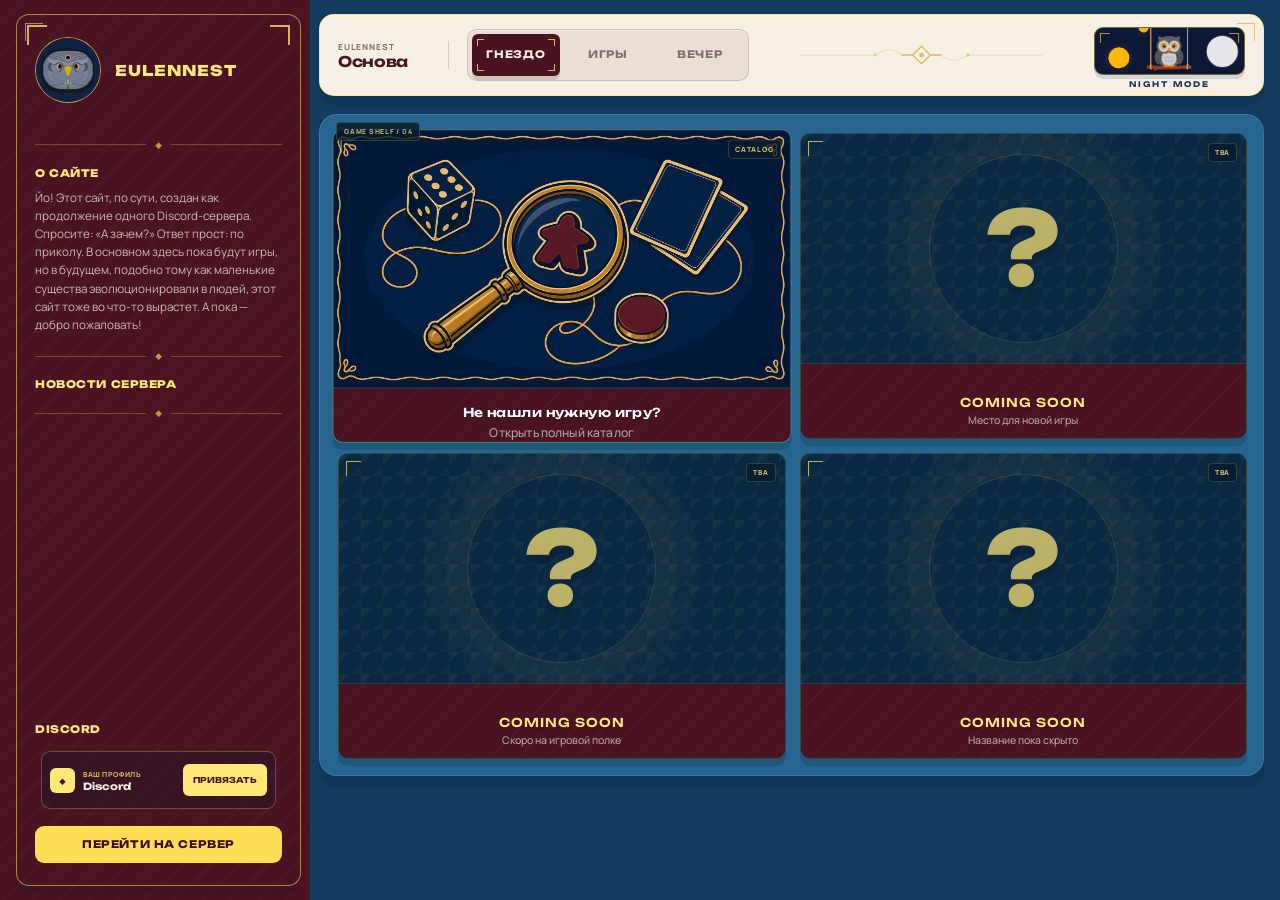
<file: index.html>
﻿<!DOCTYPE html>
<html lang="ru">
<head>
    <meta charset="UTF-8">
    <meta name="viewport" content="width=device-width, initial-scale=1.0">
    <title>Eulennest</title>
    <link rel="icon" type="image/png" href="img/gashich.png">
    <link rel="shortcut icon" type="image/png" href="img/gashich.png">
    <link rel="preconnect" href="https://fonts.googleapis.com">
    <link rel="preconnect" href="https://fonts.gstatic.com" crossorigin>
    <link href="https://fonts.googleapis.com/css2?family=Manrope:wght@400;500;600;700;800&amp;family=Unbounded:wght@600;700;800&amp;display=swap" rel="stylesheet">
    <link rel="stylesheet" href="caine.css">
    <link rel="stylesheet" href="styles/shared/nav-cassette.css">
    <script src="generator.js" defer></script>
</head>
<body class="is-night">
    <main class="main">
        <aside class="main__sidebar" aria-label="Дополнительная информация">
            <div class="sidebar-text-box">
                <span class="sidebar-corner sidebar-corner--left" aria-hidden="true"></span>
                <span class="sidebar-corner sidebar-corner--right" aria-hidden="true"></span>

                <div class="sidebar-kicker">
                    <span class="sidebar-owl"><img src="img/gashich.png" alt=""></span>
                    <span>Eulennest</span>
                </div>

                <div class="sidebar-divider" aria-hidden="true"><span>◆</span></div>

                <div class="sidebar-about">
                    <p class="sidebar-label">О сайте</p>
                    <p>Йо! Этот сайт, по сути, создан как продолжение одного Discord-сервера. Спросите: «А зачем?» Ответ прост: по приколу.
                        В основном здесь пока будут игры, но в будущем, подобно тому как маленькие существа эволюционировали в людей,
                        этот сайт тоже во что-то вырастет. А пока — добро пожаловать!
                    </p>
                </div>

                <div class="sidebar-divider" aria-hidden="true"><span>◆</span></div>

                <p class="sidebar-label">Новости сервера</p>

                <div class="sidebar-divider" aria-hidden="true"><span>◆</span></div>

                <div class="sidebar-discord-section">
                    <p class="sidebar-label">Discord</p>
                    <div class="discord-profile" id="discord-profile" aria-label="Профиль Discord">
                        <img class="discord-profile__avatar" data-discord-avatar alt="Аватар Discord" hidden>
                        <span class="discord-profile__mark" aria-hidden="true">◆</span>
                        <span class="discord-profile__copy"><small>Ваш профиль</small><span class="discord-profile__name" data-discord-name>Discord не привязан</span></span>
                        <button class="discord-profile__button" data-discord-login type="button">Привязать</button>
                        <button class="discord-profile__button discord-profile__logout" data-discord-logout type="button" title="Отвязать Discord" aria-label="Отвязать Discord" hidden>×</button>
                    </div>
                </div>

                <a class="sidebar-server-link" href="https://discord.gg/reRVVvXVa9" target="_blank" rel="noopener noreferrer">Перейти на сервер</a>
            </div>
        </aside>
        <header class="header">
            <div class="header-section" aria-label="Текущий раздел: Основа">
                <span>Eulennest</span>
                <strong>Основа</strong>
            </div>
            <nav class="nav">
                <a href="index.html" aria-current="page">Гнездо</a>
                <a href="catalog.html">Игры</a>
                <a href="https://discord.gg/reRVVvXVa9" target="_blank" rel="noopener noreferrer">Вечер</a>
            </nav>
            <span class="header-ornament" aria-hidden="true"><img src="img/header-flourish.svg" alt=""></span>
            <div class="actions">
                <button class="day-night-toggle" type="button" aria-label="Включить ночной режим" aria-pressed="false">
                    <span class="day-night-toggle__sky" aria-hidden="true">
                        <span class="day-night-toggle__moon"></span>
                        <span class="day-night-toggle__orbit day-night-toggle__orbit--outer">
                            <span class="day-night-toggle__sun day-night-toggle__sun--large"></span>
                        </span>
                        <span class="day-night-toggle__orbit day-night-toggle__orbit--inner">
                            <span class="day-night-toggle__sun day-night-toggle__sun--small"></span>
                        </span>
                        <span class="day-night-toggle__cloud day-night-toggle__cloud--left"></span>
                        <span class="day-night-toggle__cloud day-night-toggle__cloud--right"></span>
                        <span class="day-night-toggle__main-sun">☀</span>
                        <img class="day-night-toggle__owl" src="img/night-gray-owl-branch.png" alt="">
                        <img class="day-night-toggle__sleeping-owl" src="img/sleeping-gray-owl-branch.png" alt="">
                        <span class="day-night-toggle__sleep">Zzz</span>
                    </span>
                    <span class="day-night-toggle__label">NIGHT MODE</span>
                </button>
            </div>
        </header>
        <section class="main__content">
            <section class="mobile-hero" aria-label="Игровая зона">
                <p class="mobile-hero__eyebrow">Eulennest · игровой раздел</p>
                <p class="mobile-hero__copy">Выбирайте игру, собирайте комнату и зовите остальных. Всё необходимое находится ниже.</p>
                <div class="mobile-hero__actions">
                    <a href="catalog.html">Выбрать игру</a>
                    <a href="https://discord.gg/reRVVvXVa9" target="_blank" rel="noopener noreferrer">Зайти вечером</a>
                </div>
                <small>Игры запускаются прямо в браузере.</small>
                <button class="day-night-toggle mobile-theme-toggle" type="button" aria-label="Включить ночной режим" aria-pressed="false">
                    <span class="day-night-toggle__sky" aria-hidden="true">
                        <span class="day-night-toggle__moon"></span>
                        <span class="day-night-toggle__orbit day-night-toggle__orbit--outer"><span class="day-night-toggle__sun day-night-toggle__sun--large"></span></span>
                        <span class="day-night-toggle__orbit day-night-toggle__orbit--inner"><span class="day-night-toggle__sun day-night-toggle__sun--small"></span></span>
                        <span class="day-night-toggle__cloud day-night-toggle__cloud--left"></span>
                        <span class="day-night-toggle__cloud day-night-toggle__cloud--right"></span>
                        <span class="day-night-toggle__main-sun">☀</span>
                        <img class="day-night-toggle__owl" src="img/night-gray-owl-branch.png" alt="">
                        <img class="day-night-toggle__sleeping-owl" src="img/sleeping-gray-owl-branch.png" alt="">
                        <span class="day-night-toggle__sleep">Zzz</span>
                    </span>
                    <span class="day-night-toggle__label">NIGHT MODE</span>
                </button>
            </section>
            <div class="home-shelf-meta" aria-hidden="true"><span>Игровая полка</span><span>01 каталог · 03 слота</span></div>
            <div class="gallery-grid">
                <a href="catalog.html" class="gallery-item gallery-item--link" aria-label="Открыть каталог игр">
                    <div class="gallery-item-image-wrap">
                        <img src="img/game-zone-wide-v3.png" alt="Лупа среди элементов настольных игр" class="gallery-img">
                    </div>
                    <div class="gallery-caption">
                        <h4>Не нашли нужную игру?</h4>
                        <p>Открыть полный каталог</p>
                    </div>
                </a>

                <article class="gallery-item gallery-item--soon" aria-label="Новая игра скоро появится">
                    <div class="gallery-placeholder" aria-hidden="true">
                        <span>?</span>
                    </div>
                    <div class="gallery-caption">
                        <h4>Coming soon</h4>
                        <p>Место для новой игры</p>
                    </div>
                </article>

                <article class="gallery-item gallery-item--soon" aria-label="Новая игра скоро появится">
                    <div class="gallery-placeholder" aria-hidden="true">
                        <span>?</span>
                    </div>
                    <div class="gallery-caption">
                        <h4>Coming soon</h4>
                        <p>Название пока скрыто</p>
                    </div>
                </article>

                <article class="gallery-item gallery-item--soon" aria-label="Новая игра скоро появится">
                    <div class="gallery-placeholder" aria-hidden="true">
                        <span>?</span>
                    </div>
                    <div class="gallery-caption">
                        <h4>Coming soon</h4>
                        <p>Скоро на игровой полке</p>
                    </div>
                </article>
            </div>
        </section>
    </main>
    <script src="discord-config.js"></script>
    <script src="discord-profile.js"></script>
    <script src="data/home/bootstrap.js"></script>
</body>
</html>
</file>
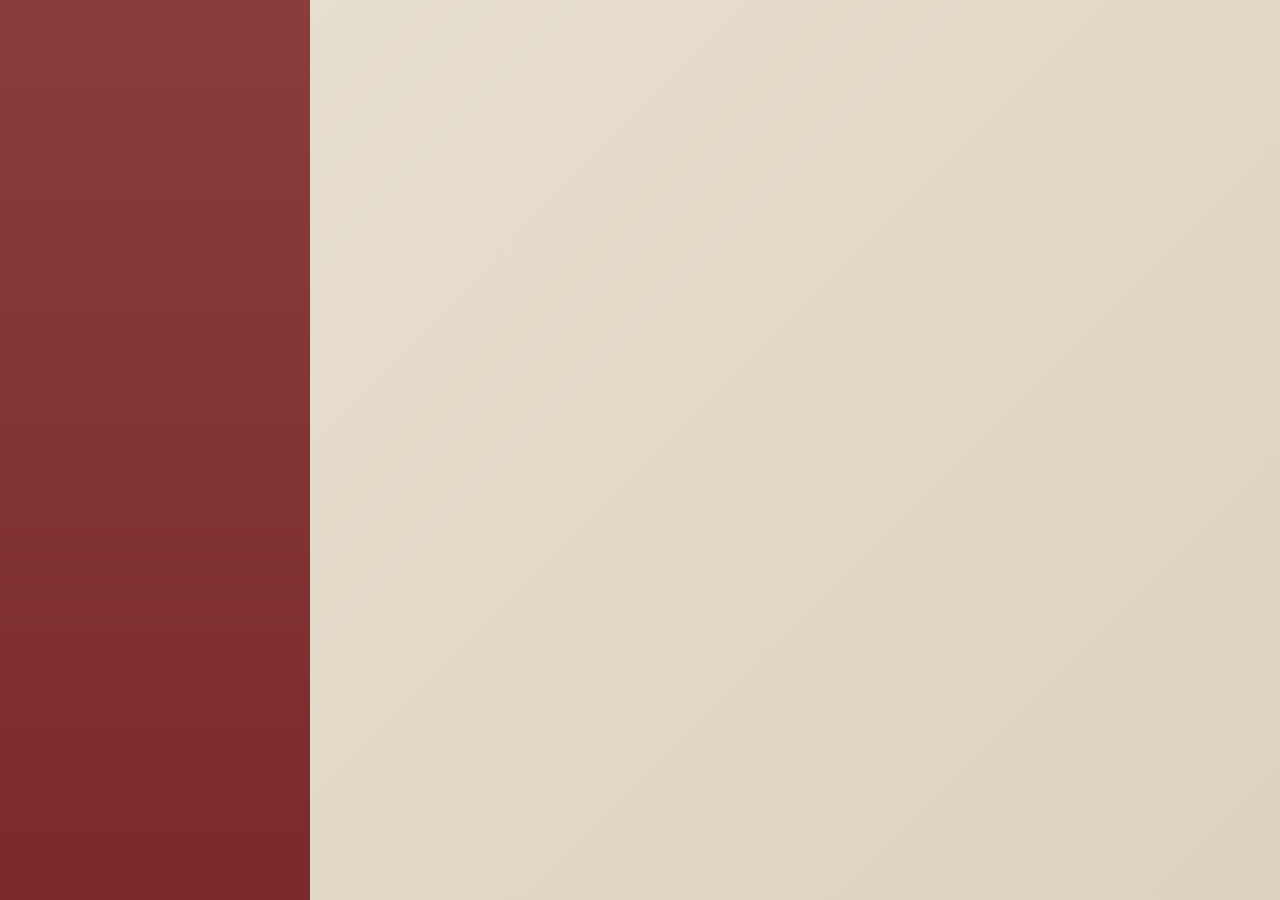
<file: adam.html>
<!DOCTYPE html>
<html lang="en">
<head>
    <meta charset="UTF-8">
    <meta name="viewport" content="width=device-width, initial-scale=1.0">
    <title>hello world</title>
    <link rel="stylesheet" href="caine.css">
</head>
<body>
    
</body>
</html>
</file>
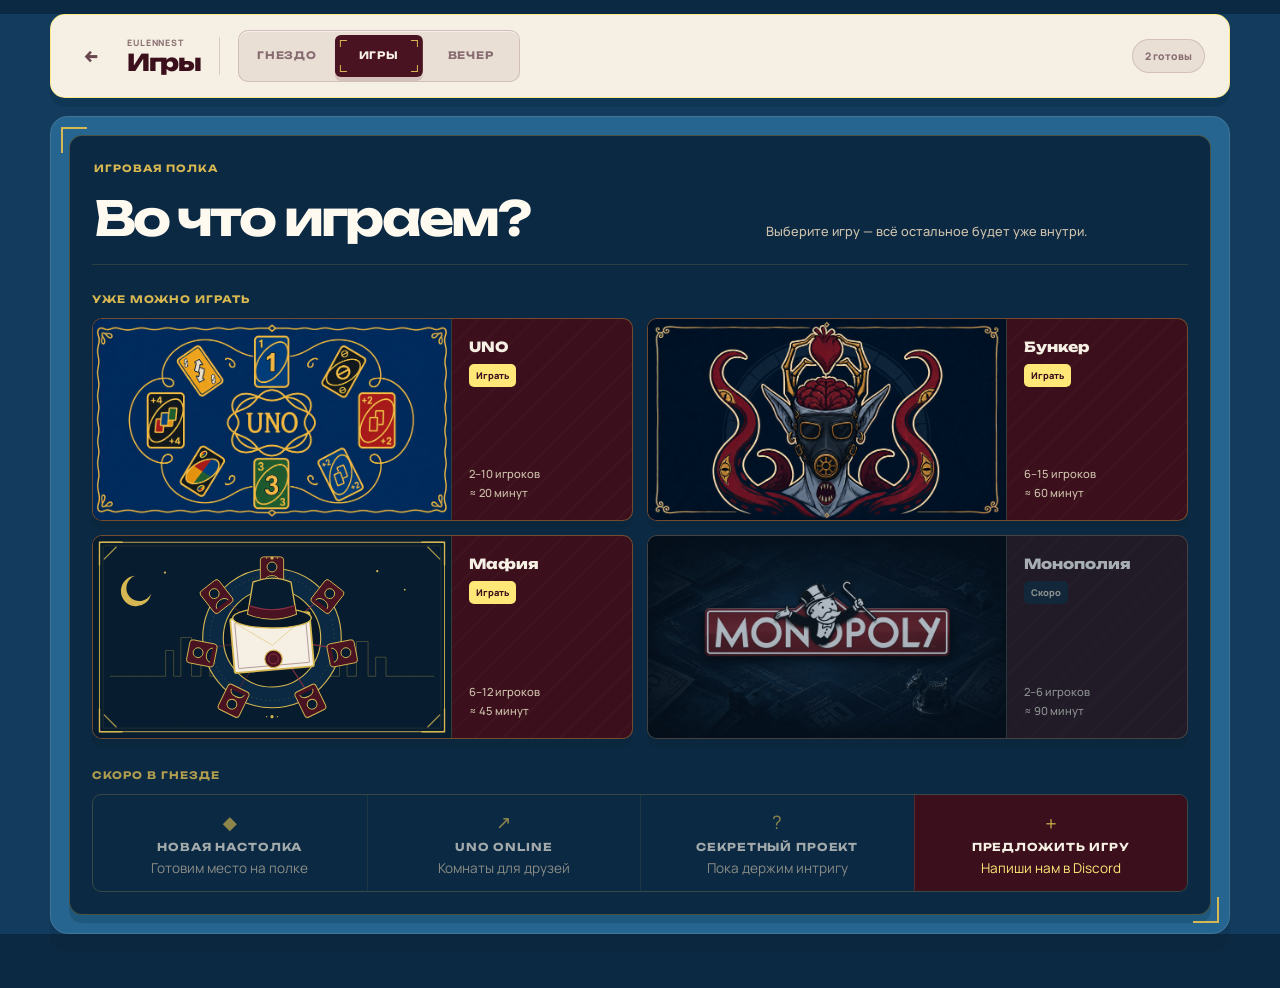
<file: catalog.html>
<!DOCTYPE html>
<html lang="ru">
<head>
    <meta charset="UTF-8">
    <meta name="viewport" content="width=device-width, initial-scale=1.0">
    <title>Каталог игр — Eulennest</title>
    <link rel="icon" type="image/png" href="img/gashich.png">
    <link rel="preconnect" href="https://fonts.googleapis.com">
    <link rel="preconnect" href="https://fonts.gstatic.com" crossorigin>
    <link href="https://fonts.googleapis.com/css2?family=Manrope:wght@400;500;600;700;800&amp;family=Unbounded:wght@600;700;800&amp;display=swap" rel="stylesheet">
    <link rel="stylesheet" href="catalog.css">
    <link rel="stylesheet" href="styles/catalog/mobile.css">
    <link rel="stylesheet" href="styles/shared/nav-cassette.css">
</head>
<body>
    <header class="site-header">
        <div class="header-inner">
            <a class="header-back" href="index.html" aria-label="Вернуться в гнездо">←</a>
            <div class="header-game">
                <span>Eulennest</span>
                <strong>Игры</strong>
            </div>
            <nav class="site-nav" aria-label="Основная навигация">
                <a href="index.html">Гнездо</a>
                <a class="is-active" href="catalog.html" aria-current="page">Игры</a>
                <a href="https://discord.gg/reRVVvXVa9" target="_blank" rel="noopener noreferrer">Вечер</a>
            </nav>
            <span class="catalog-count">2 готовы</span>
        </div>
    </header>

    <main class="catalog-page">
        <section class="catalog-panel" aria-labelledby="catalog-title">
            <div class="catalog-heading">
                <p class="catalog-eyebrow">Игровая полка</p>
                <h1 id="catalog-title">Во что играем?</h1>
                <p>Выберите игру — всё остальное будет уже внутри.</p>
            </div>

            <h2 class="section-label">Уже можно играть</h2>
            <div class="game-grid">
                <a class="game-card is-ready" id="uno" href="uno.html" aria-label="Открыть игру UNO">
                    <span class="game-card__art">
                        <img src="img/uno-cover-wide-v2.png" alt="UNO">
                    </span>
                    <span class="game-card__body">
                        <span class="game-card__title"><strong>UNO</strong><small>Играть</small></span>
                        <span class="game-card__meta"><span>2–10 игроков</span><span>≈ 20 минут</span></span>
                    </span>
                </a>

                <a class="game-card is-ready" id="bunker" href="bunker.html" aria-label="Открыть игру Бункер">
                    <span class="game-card__art">
                        <img src="img/bunker-key-art-framed-clean-v6.png" alt="Эмблема Бункера: мутант в противогазе с щупальцами">
                    </span>
                    <span class="game-card__body">
                        <span class="game-card__title"><strong>Бункер</strong><small>Играть</small></span>
                        <span class="game-card__meta"><span>6–15 игроков</span><span>≈ 60 минут</span></span>
                    </span>
                </a>

                <a class="game-card is-ready" id="mafia" href="mafia.html" aria-label="Открыть игру Мафия">
                    <span class="game-card__art">
                        <img src="img/mafia-v4.svg" alt="Мафия">
                    </span>
                    <span class="game-card__body">
                        <span class="game-card__title"><strong>Мафия</strong><small>Играть</small></span>
                        <span class="game-card__meta"><span>6–12 игроков</span><span>≈ 45 минут</span></span>
                    </span>
                </a>

                <a class="game-card is-planned" id="monopoly" href="#monopoly" aria-label="Монополия в разработке">
                    <span class="game-card__art">
                        <img src="img/monopoly.png" alt="Монополия">
                    </span>
                    <span class="game-card__body">
                        <span class="game-card__title"><strong>Монополия</strong><small>Скоро</small></span>
                        <span class="game-card__meta"><span>2–6 игроков</span><span>≈ 90 минут</span></span>
                    </span>
                </a>
            </div>

            <h2 class="section-label section-label--soon">Скоро в гнезде</h2>
            <div class="soon-grid">
                <a class="soon-card" id="soon-board" href="#soon-board">
                    <span class="soon-card__icon" aria-hidden="true">◆</span>
                    <strong>Новая настолка</strong>
                    <span>Готовим место на полке</span>
                </a>
                <a class="soon-card" id="uno-online" href="uno.html?mode=online">
                    <span class="soon-card__icon" aria-hidden="true">↗</span>
                    <strong>UNO Online</strong>
                    <span>Комнаты для друзей</span>
                </a>
                <a class="soon-card" id="soon-secret" href="#soon-secret">
                    <span class="soon-card__icon" aria-hidden="true">?</span>
                    <strong>Секретный проект</strong>
                    <span>Пока держим интригу</span>
                </a>
                <a class="soon-card soon-card--suggest" href="https://discord.gg/reRVVvXVa9" target="_blank" rel="noopener noreferrer">
                    <span class="soon-card__icon" aria-hidden="true">＋</span>
                    <strong>Предложить игру</strong>
                    <span>Напиши нам в Discord</span>
                </a>
            </div>
        </section>
    </main>
</body>
</html>
</file>
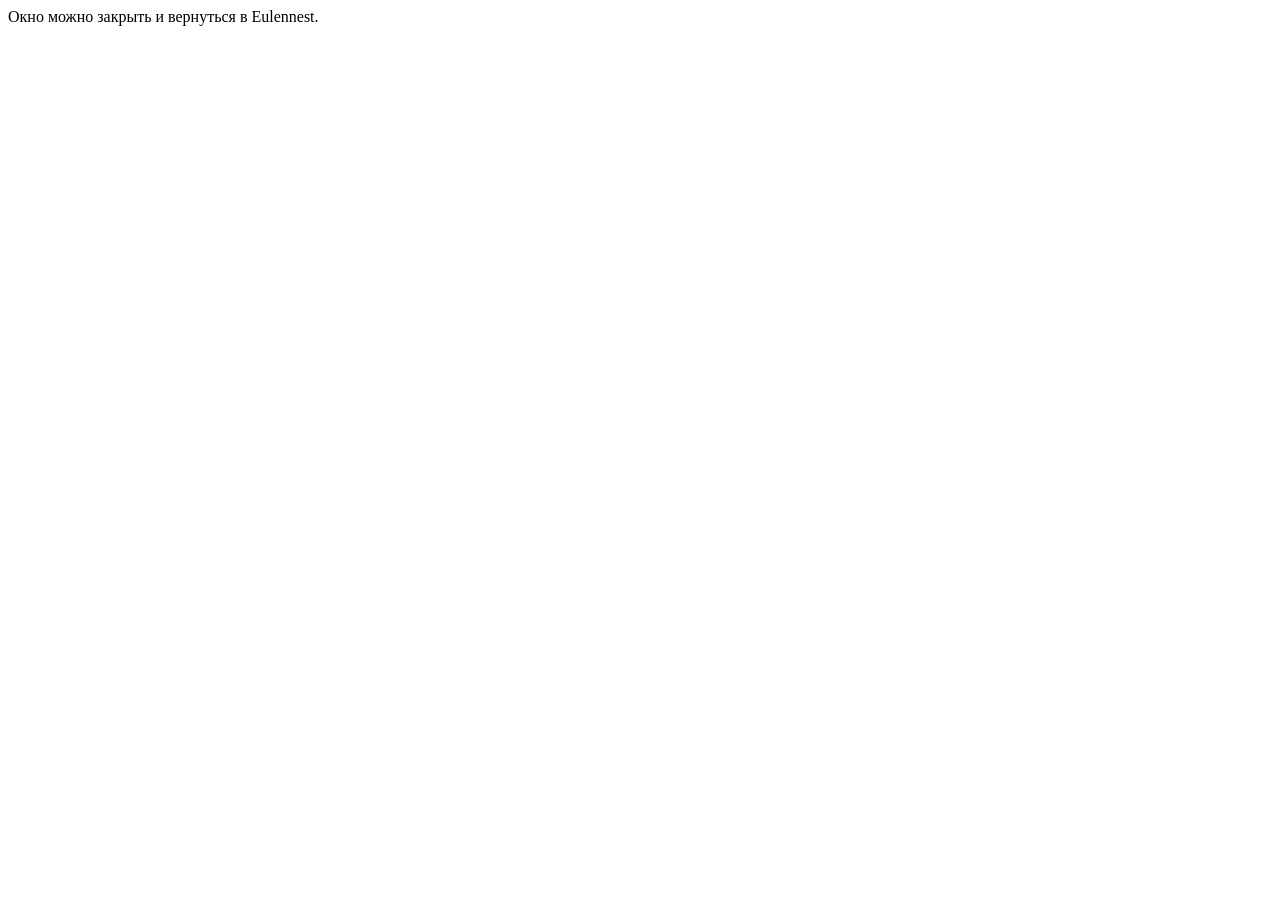
<file: discord-callback.html>
<!DOCTYPE html>
<html lang="ru">
<head>
    <meta charset="UTF-8">
    <meta name="viewport" content="width=device-width, initial-scale=1.0">
    <title>Discord — Eulennest</title>
</head>
<body>
    <p>Возвращаемся в Eulennest…</p>
    <script src="data/discord/callback.js"></script>
</body>
</html>
</file>
<file: caine.css>
@import url("styles/home/01-foundation.css");
@import url("styles/home/02-sidebar.css");
@import url("styles/home/03-header-controls.css");
@import url("styles/home/04-themes-legacy.css");
@import url("styles/home/05-content-gallery.css");
@import url("styles/home/06-motion-responsive.css");
@import url("styles/home/07-typography-nav.css");
@import url("styles/home/08-home-refresh.css");
@import url("styles/home/09-mobile-redesign.css");
@import url("styles/home/10-home-details.css");
</file>
<file: styles/shared/nav-cassette.css>
/* Shared ornamental navigation with a moving wine selection plate. */
.header .nav,
.site-nav {
    position: relative;
    display: grid;
    grid-template-columns: repeat(3, minmax(72px, 1fr));
    gap: 4px;
    justify-self: start;
    padding: 4px;
    background: #eadfd5;
    border: 1px solid rgba(74, 19, 34, .16);
    border-radius: 10px;
    box-shadow: inset 0 1px 0 rgba(255, 255, 255, .55);
    isolation: isolate;
}

.header .nav::before,
.site-nav::before {
    content: "";
    position: absolute;
    z-index: -1;
    top: 4px;
    bottom: 4px;
    left: 4px;
    width: calc((100% - 16px) / 3);
    background-color: #4a1322;
    background-image:
        linear-gradient(#d6b751, #d6b751), linear-gradient(#d6b751, #d6b751),
        linear-gradient(#d6b751, #d6b751), linear-gradient(#d6b751, #d6b751),
        linear-gradient(#d6b751, #d6b751), linear-gradient(#d6b751, #d6b751),
        linear-gradient(#d6b751, #d6b751), linear-gradient(#d6b751, #d6b751);
    background-position:
        5px 5px, 5px 5px,
        right 5px top 5px, right 5px top 5px,
        left 5px bottom 5px, left 5px bottom 5px,
        right 5px bottom 5px, right 5px bottom 5px;
    background-size:
        7px 1px, 1px 7px,
        7px 1px, 1px 7px,
        7px 1px, 1px 7px,
        7px 1px, 1px 7px;
    background-repeat: no-repeat;
    border-radius: 6px;
    box-shadow: 0 4px 0 rgba(74, 19, 34, .14);
    transform: translateX(0);
    transition: transform .32s cubic-bezier(.22, 1, .36, 1);
}

/* Inner pages currently keep “Игры” as their active, second section. */
.site-nav::before { transform: translateX(calc(100% + 4px)); }

.header .nav a,
.site-nav a {
    position: relative;
    z-index: 1;
    min-width: 0;
    min-height: 42px;
    display: inline-flex;
    align-items: center;
    justify-content: center;
    padding: 0 14px !important;
    overflow: visible;
    color: #876d71 !important;
    background: transparent !important;
    border: 0 !important;
    border-radius: 6px;
    box-shadow: none !important;
    font-family: "Unbounded", system-ui, sans-serif;
    font-size: .64rem !important;
    font-weight: 700;
    line-height: 1;
    letter-spacing: .08em !important;
    text-decoration: none;
    text-transform: uppercase;
    opacity: 1 !important;
    transform: none !important;
    transition: color .18s ease;
}

.header .nav a::after,
.site-nav a::after { display: none !important; }

.header .nav a[aria-current="page"],
.site-nav a[aria-current="page"] { color: #f5efe4 !important; }

.header .nav:has(a:hover) a[aria-current="page"],
.header .nav:has(a:focus-visible) a[aria-current="page"],
.site-nav:has(a:hover) a[aria-current="page"],
.site-nav:has(a:focus-visible) a[aria-current="page"] { color: #876d71 !important; }

.header .nav a:hover,
.header .nav a:focus-visible,
.site-nav a:hover,
.site-nav a:focus-visible { color: #f5efe4 !important; }

.header .nav:has(a:nth-child(1):hover)::before,
.header .nav:has(a:nth-child(1):focus-visible)::before,
.site-nav:has(a:nth-child(1):hover)::before,
.site-nav:has(a:nth-child(1):focus-visible)::before { transform: translateX(0); }

.header .nav:has(a:nth-child(2):hover)::before,
.header .nav:has(a:nth-child(2):focus-visible)::before,
.site-nav:has(a:nth-child(2):hover)::before,
.site-nav:has(a:nth-child(2):focus-visible)::before { transform: translateX(calc(100% + 4px)); }

.header .nav:has(a:nth-child(3):hover)::before,
.header .nav:has(a:nth-child(3):focus-visible)::before,
.site-nav:has(a:nth-child(3):hover)::before,
.site-nav:has(a:nth-child(3):focus-visible)::before { transform: translateX(calc(200% + 8px)); }

/* The home page has a real day/night switch. Its day cassette mirrors the palette. */
body:not(.is-night) .header .nav {
    background: #f7edda;
    border-color: rgba(111, 81, 72, .24);
    box-shadow: inset 0 1px 0 rgba(255, 255, 255, .82), 0 3px 0 rgba(122, 89, 61, .08);
}

html body:not(.is-night) .header .nav::before {
    background-color: #ead99f !important;
    background-image:
        linear-gradient(#6f5148, #6f5148), linear-gradient(#6f5148, #6f5148),
        linear-gradient(#6f5148, #6f5148), linear-gradient(#6f5148, #6f5148),
        linear-gradient(#6f5148, #6f5148), linear-gradient(#6f5148, #6f5148),
        linear-gradient(#6f5148, #6f5148), linear-gradient(#6f5148, #6f5148);
    box-shadow: 0 4px 0 rgba(111, 81, 72, .12);
}

html body:not(.is-night) .header .nav a,
html body:not(.is-night) .header .nav a[aria-current="page"] {
    color: #4a1322 !important;
    background-color: transparent !important;
    background-image: none !important;
}

body:not(.is-night) .header .nav:has(a:hover) a[aria-current="page"],
body:not(.is-night) .header .nav:has(a:focus-visible) a[aria-current="page"] { color: #876d71 !important; }

body:not(.is-night) .header .nav a:hover,
body:not(.is-night) .header .nav a:focus-visible { color: #4a1322 !important; }

@media (max-width: 900px) {
    .site-nav { display: none; }
}

@media (max-width: 720px) {
    .header .nav { width: 100%; grid-template-columns: repeat(3, 1fr); }
    .header .nav a { min-height: 46px; padding-inline: 3px !important; font-size: .59rem !important; }
}

@media (prefers-reduced-motion: reduce) {
    .header .nav::before,
    .site-nav::before { transition: none; }
}
</file>
<file: catalog.css>
:root {
    --cream: #f5efe4;
    --cream-muted: #cfc2ac;
    --wine: #3b101c;
    --gold: #d6b751;
    --gold-bright: #ffe878;
    --gold-line: rgba(214, 183, 81, .35);
    --navy-950: #0b2942;
    --navy-900: #103a60;
    --navy-800: #174a70;
    --navy-700: #205f8c;
}

* {
    box-sizing: border-box;
}

html {
    min-height: 100%;
    background: var(--navy-950);
}

body {
    min-height: 100vh;
    margin: 0;
    color: var(--cream);
    font-family: "Cormorant Garamond", Georgia, serif;
    background:
        radial-gradient(circle at 50% -15%, rgba(62, 132, 181, .34), transparent 45%),
        linear-gradient(145deg, var(--navy-900), var(--navy-950));
}

.site-header {
    min-height: 66px;
    display: grid;
    place-items: center;
    padding: 0 24px;
    background: rgba(245, 239, 228, .97);
    border-bottom: 2px solid var(--gold);
    box-shadow: 0 8px 24px rgba(3, 17, 29, .22);
}

.site-nav {
    display: flex;
    align-items: center;
    justify-content: center;
    gap: clamp(22px, 5vw, 54px);
}

.site-nav a {
    padding: 23px 4px 18px;
    color: var(--wine);
    border-bottom: 3px solid transparent;
    font-family: Cinzel, Georgia, serif;
    font-size: .72rem;
    font-weight: 700;
    letter-spacing: .16em;
    text-decoration: none;
    text-transform: uppercase;
    opacity: .58;
    transition: opacity .2s ease, border-color .2s ease;
}

.site-nav a:hover,
.site-nav a:focus-visible,
.site-nav a.is-active {
    opacity: 1;
    border-bottom-color: var(--gold);
}

.catalog-page {
    width: min(1080px, calc(100% - 40px));
    margin: 0 auto;
    padding: clamp(30px, 5vw, 54px) 0 70px;
}

.catalog-back {
    display: inline-flex;
    margin-bottom: 20px;
    color: var(--gold-bright);
    font-family: Cinzel, Georgia, serif;
    font-size: .72rem;
    font-weight: 700;
    letter-spacing: .12em;
    text-decoration: none;
    text-transform: uppercase;
    opacity: .82;
    transition: opacity .2s ease, transform .2s ease;
}

.catalog-back:hover,
.catalog-back:focus-visible {
    opacity: 1;
    transform: translateX(-3px);
}

.catalog-panel {
    padding: clamp(24px, 4vw, 38px);
    background:
        linear-gradient(145deg, rgba(255, 255, 255, .035), transparent 42%),
        rgba(18, 58, 88, .94);
    border: 1px solid var(--gold-line);
    border-radius: 16px;
    box-shadow: 0 24px 55px rgba(2, 17, 29, .3);
}

.catalog-heading {
    max-width: 620px;
    margin-bottom: 30px;
}

.catalog-eyebrow,
.catalog-heading h1,
.catalog-heading p {
    margin: 0;
}

.catalog-eyebrow {
    color: var(--gold-bright);
    font-family: Cinzel, Georgia, serif;
    font-size: .68rem;
    font-weight: 700;
    letter-spacing: .2em;
    text-transform: uppercase;
}

.catalog-heading h1 {
    margin-top: 6px;
    color: #fffaf0;
    font-family: Cinzel, Georgia, serif;
    font-size: clamp(1.8rem, 4vw, 2.75rem);
    letter-spacing: .035em;
}

.catalog-heading > p:last-child {
    margin-top: 10px;
    color: var(--cream-muted);
    font-size: 1.08rem;
    line-height: 1.45;
}

.section-label {
    margin: 0 0 14px;
    color: var(--gold-bright);
    font-family: Cinzel, Georgia, serif;
    font-size: .72rem;
    letter-spacing: .18em;
    text-transform: uppercase;
}

.section-label--soon {
    margin-top: 34px;
    opacity: .82;
}

.game-grid,
.soon-grid {
    display: grid;
    grid-template-columns: repeat(4, minmax(0, 1fr));
    gap: 16px;
}

.game-card {
    min-width: 0;
    overflow: hidden;
    color: var(--cream);
    background: var(--navy-950);
    border: 1px solid var(--gold-line);
    border-radius: 11px;
    text-decoration: none;
    box-shadow: 0 10px 22px rgba(2, 17, 29, .2);
    transition: transform .2s ease, border-color .2s ease, box-shadow .2s ease;
}

.game-card:hover,
.game-card:focus-visible {
    transform: translateY(-4px);
    border-color: var(--gold);
    box-shadow: 0 16px 30px rgba(2, 17, 29, .36);
    outline: none;
}

.game-card__art {
    aspect-ratio: 16 / 9;
    display: block;
    overflow: hidden;
    background: #071c2e;
    border-bottom: 1px solid rgba(214, 183, 81, .2);
}

.game-card__art img {
    width: 100%;
    height: 100%;
    display: block;
    object-fit: cover;
    transition: transform .35s ease, filter .35s ease;
}

.game-card:hover .game-card__art img,
.game-card:focus-visible .game-card__art img {
    transform: scale(1.045);
    filter: saturate(1.08);
}

.game-card__body {
    min-height: 92px;
    display: flex;
    flex-direction: column;
    align-items: center;
    justify-content: center;
    gap: 8px;
    padding: 13px 10px 14px;
}

.game-card__body > strong {
    font-family: Cinzel, Georgia, serif;
    font-size: .78rem;
    letter-spacing: .09em;
    text-transform: uppercase;
}

.game-card__meta {
    display: flex;
    flex-wrap: wrap;
    justify-content: center;
    gap: 5px 12px;
    color: var(--cream-muted);
    font-size: .88rem;
}

.soon-card {
    min-height: 118px;
    display: flex;
    flex-direction: column;
    align-items: center;
    justify-content: center;
    gap: 5px;
    padding: 16px 12px;
    color: var(--cream-muted);
    background: rgba(23, 74, 112, .3);
    border: 1px dashed var(--gold-line);
    border-radius: 11px;
    text-align: center;
    text-decoration: none;
    opacity: .7;
    transition: opacity .2s ease, background-color .2s ease, border-color .2s ease, transform .2s ease;
}

.soon-card:hover,
.soon-card:focus-visible {
    opacity: 1;
    border-color: rgba(214, 183, 81, .7);
    transform: translateY(-2px);
    outline: none;
}

.soon-card__icon {
    color: var(--gold);
    font-size: 1.15rem;
}

.soon-card strong {
    color: var(--cream);
    font-family: Cinzel, Georgia, serif;
    font-size: .66rem;
    letter-spacing: .08em;
    text-transform: uppercase;
}

.soon-card > span:last-child {
    font-size: .85rem;
}

.soon-card--suggest {
    color: var(--gold-bright);
    background: rgba(214, 183, 81, .1);
    border-style: solid;
    border-color: var(--gold);
    opacity: 1;
}

.soon-card--suggest:hover,
.soon-card--suggest:focus-visible {
    background: rgba(214, 183, 81, .17);
}

@media (max-width: 820px) {
    .game-grid,
    .soon-grid {
        grid-template-columns: repeat(2, minmax(0, 1fr));
    }
}

@media (max-width: 520px) {
    .site-header {
        min-height: 58px;
        padding: 0 12px;
    }

    .site-nav {
        width: 100%;
        justify-content: space-around;
        gap: 6px;
    }

    .site-nav a {
        padding: 20px 2px 15px;
        font-size: .62rem;
    }

    .catalog-page {
        width: min(100% - 24px, 1080px);
        padding-top: 24px;
    }

    .catalog-panel {
        padding: 20px;
        border-radius: 13px;
    }

    .game-grid,
    .soon-grid {
        grid-template-columns: 1fr;
    }

    .game-card__art {
        aspect-ratio: 16 / 8;
    }
}

@media (prefers-reduced-motion: reduce) {
    *,
    *::before,
    *::after {
        scroll-behavior: auto !important;
        transition-duration: 0s !important;
    }
}

/* Visual bridge to the main page. */
:root {
    --font-body: "Manrope", system-ui, sans-serif;
    --font-display: "Unbounded", "Trebuchet MS", sans-serif;
}

body {
    position: relative;
    isolation: isolate;
    font-family: var(--font-body);
    background:
        linear-gradient(90deg, rgba(63, 13, 29, .96) 0 3.2vw, transparent 3.2vw),
        radial-gradient(circle at 54% -15%, rgba(62, 132, 181, .38), transparent 45%),
        linear-gradient(145deg, var(--navy-900), var(--navy-950));
}

body::before {
    content: "";
    position: fixed;
    z-index: 0;
    inset: 0 auto 0 3.2vw;
    width: 1px;
    pointer-events: none;
    background: linear-gradient(transparent 3%, var(--gold) 14%, var(--gold) 86%, transparent 97%);
    opacity: .72;
}

.site-header,
.catalog-page {
    position: relative;
    z-index: 1;
}

.site-header {
    width: min(1120px, calc(100% - 72px));
    min-height: 76px;
    margin: 22px auto 0;
    border: 1px solid rgba(255, 232, 120, .72);
    border-bottom-width: 3px;
    border-radius: 15px;
    color: var(--navy-950);
    background: linear-gradient(135deg, #fbf8ef, #eee5d4);
    box-shadow: 0 18px 45px rgba(2, 16, 29, .24);
}

.site-nav a,
.catalog-back,
.catalog-eyebrow,
.catalog-heading h1,
.section-label,
.game-card__body > strong,
.soon-card strong {
    font-family: var(--font-display);
}

.site-nav a {
    color: #173858;
    font-size: .72rem;
    letter-spacing: .025em;
}

.site-nav a:hover,
.site-nav a.is-active {
    color: var(--wine);
}

.site-nav a.is-active::after {
    background: var(--gold);
}

.catalog-page {
    width: min(1120px, calc(100% - 72px));
    padding-top: 32px;
}

.catalog-back {
    color: var(--gold-bright);
    font-size: .67rem;
    letter-spacing: .035em;
}

.catalog-panel {
    position: relative;
    overflow: hidden;
    border-color: rgba(255, 232, 120, .42);
    background: rgba(24, 82, 122, .72);
    backdrop-filter: blur(18px) saturate(112%);
    -webkit-backdrop-filter: blur(18px) saturate(112%);
    box-shadow:
        inset 0 1px 0 rgba(255, 255, 255, .09),
        inset 0 -24px 55px rgba(4, 28, 47, .12),
        0 26px 60px rgba(2, 16, 29, .28);
}

.catalog-panel::before,
.catalog-panel::after {
    content: "";
    position: absolute;
    top: 15px;
    width: 25px;
    height: 25px;
    pointer-events: none;
    border-top: 2px solid var(--gold);
}

.catalog-panel::before {
    left: 15px;
    border-left: 2px solid var(--gold);
}

.catalog-panel::after {
    right: 15px;
    border-right: 2px solid var(--gold);
}

.catalog-heading h1 {
    font-size: clamp(1.8rem, 4vw, 3.6rem);
    letter-spacing: -.035em;
}

.catalog-heading > p:last-child {
    font-family: var(--font-body);
    font-weight: 500;
}

.section-label {
    font-size: .72rem;
    letter-spacing: .045em;
}

.game-card {
    border-color: rgba(255, 232, 120, .5);
    background: linear-gradient(145deg, #541527, var(--wine));
    box-shadow: 0 13px 26px rgba(1, 14, 27, .25);
}

.game-card__body > strong {
    font-size: .78rem;
    letter-spacing: .015em;
}

.game-card__meta {
    color: #e1d4c2;
    font-size: .78rem;
    font-weight: 500;
}

.soon-card {
    border-color: rgba(214, 183, 81, .32);
    background: linear-gradient(145deg, rgba(80, 20, 39, .67), rgba(42, 13, 27, .77));
}

.soon-card strong {
    font-size: .68rem;
}

@media (max-width: 520px) {
    body {
        background:
            linear-gradient(90deg, rgba(63, 13, 29, .96) 0 10px, transparent 10px),
            radial-gradient(circle at 54% -15%, rgba(62, 132, 181, .38), transparent 45%),
            linear-gradient(145deg, var(--navy-900), var(--navy-950));
    }

    body::before {
        left: 10px;
    }

    .site-header,
    .catalog-page {
        width: calc(100% - 28px);
    }

    .site-header {
        margin-top: 12px;
    }
}

/* Flat game menu shared with UNO and Bunker. */
body {
    min-width: 320px;
    background: #123b5e;
}

body::before { display: none; }

.site-header {
    position: sticky;
    top: 14px;
    z-index: 20;
    width: min(1180px, calc(100% - 32px));
    min-height: 82px;
    display: block;
    margin: 14px auto 0;
    padding: 0 24px;
    color: var(--wine);
    background: var(--cream);
    border: 1px solid rgba(255, 232, 120, .86);
    border-radius: 15px;
    box-shadow: 0 9px 0 rgba(7, 28, 46, .14);
}

.header-inner {
    width: 100%;
    min-height: 82px;
    display: grid;
    grid-template-columns: 34px auto 1fr auto;
    align-items: center;
    gap: 18px;
    margin: 0;
}

.header-back {
    width: 32px;
    height: 32px;
    display: grid;
    place-items: center;
    color: var(--wine);
    border-radius: 50%;
    font: 800 1rem/1 var(--font-display);
    text-decoration: none;
    opacity: .75;
}

.header-back:hover { background: rgba(74, 19, 34, .07); opacity: 1; }
.header-game { display: grid; gap: 2px; padding-right: 18px; border-right: 1px solid rgba(74, 19, 34, .16); }
.header-game span { color: #8c7274; font-size: .55rem; font-weight: 800; letter-spacing: .1em; text-transform: uppercase; }
.header-game strong { color: var(--wine); font: 800 1.45rem/1 var(--font-display); letter-spacing: -.055em; }
.site-nav { justify-self: center; gap: clamp(20px, 4vw, 48px); }
.site-nav a { padding: 30px 3px 25px; color: var(--wine); font-size: .67rem; letter-spacing: .12em; opacity: .55; }
.site-nav a:hover, .site-nav a:focus-visible, .site-nav a.is-active { color: var(--wine); opacity: 1; }
.catalog-count { padding: 9px 12px; color: #876d71; background: #eadfd5; border: 1px solid rgba(74, 19, 34, .15); border-radius: 999px; font-size: .65rem; font-weight: 800; }

.catalog-page {
    position: relative;
    width: min(1180px, calc(100% - 32px));
    margin: 18px auto 54px;
    padding: 18px;
    background: #25658f;
    border: 1px solid rgba(245, 239, 228, .12);
    border-radius: 18px;
    box-shadow: 0 18px 0 rgba(7, 28, 46, .12);
}

.catalog-page::before,
.catalog-page::after { content: ""; position: absolute; z-index: 2; width: 24px; height: 24px; pointer-events: none; }
.catalog-page::before { top: 10px; left: 10px; border-top: 2px solid var(--gold); border-left: 2px solid var(--gold); }
.catalog-page::after { right: 10px; bottom: 10px; border-right: 2px solid var(--gold); border-bottom: 2px solid var(--gold); }

.catalog-panel {
    overflow: visible;
    padding: 22px;
    background: var(--navy-950);
    border: 1px solid rgba(214, 183, 81, .3);
    border-radius: 13px;
    box-shadow: 0 8px 0 rgba(7, 28, 46, .18);
    backdrop-filter: none;
    -webkit-backdrop-filter: none;
}

.catalog-panel::before, .catalog-panel::after { display: none; }
.catalog-heading { max-width: none; display: grid; grid-template-columns: 1fr minmax(260px, 420px); align-items: end; gap: 22px; margin-bottom: 28px; padding: 4px 2px 22px; border-bottom: 1px solid rgba(214, 183, 81, .16); }
.catalog-eyebrow { grid-column: 1 / -1; color: var(--gold); font-size: .62rem; letter-spacing: .1em; }
.catalog-heading h1 { margin: -2px 0 0; font-size: clamp(1.65rem, 4vw, 3rem); line-height: 1; letter-spacing: -.055em; }
.catalog-heading > p:last-child { margin: 0; color: var(--cream-muted); font-size: .8rem; line-height: 1.55; }
.section-label { margin-bottom: 12px; color: var(--gold); font-size: .64rem; letter-spacing: .1em; }

.game-grid { grid-template-columns: repeat(2, minmax(0, 1fr)); gap: 14px; }
.game-card {
    display: grid;
    grid-template-columns: minmax(0, 1.55fr) minmax(180px, .7fr);
    min-height: 190px;
    overflow: hidden;
    background: var(--wine);
    border-color: rgba(214, 183, 81, .36);
    border-radius: 10px;
    box-shadow: 0 8px 0 rgba(7, 28, 46, .18);
}
.game-card:hover, .game-card:focus-visible { transform: translateY(-3px); border-color: var(--gold); box-shadow: 0 11px 0 rgba(7, 28, 46, .2); }
.game-card__art { height: 100%; aspect-ratio: auto; border: 0; border-right: 1px solid rgba(214, 183, 81, .22); }
.game-card__body { min-height: 100%; align-items: stretch; justify-content: space-between; padding: 20px 17px; text-align: left; background-image: repeating-linear-gradient(135deg, transparent 0 18px, rgba(255, 255, 255, .018) 18px 20px); }
.game-card__title { display: grid; gap: 8px; }
.game-card__title strong { color: var(--cream); font: 800 .87rem/1.2 var(--font-display); }
.game-card__title small { width: max-content; padding: 5px 7px; color: var(--wine); background: var(--gold-bright); border-radius: 5px; font-size: .58rem; font-weight: 800; }
.game-card__meta { display: grid; justify-content: start; gap: 4px; color: var(--cream-muted); font-size: .7rem; }
.game-card.is-planned { filter: saturate(.55); opacity: .68; }
.game-card.is-planned .game-card__title small { color: var(--cream-muted); background: var(--navy-950); }

.section-label--soon { margin-top: 30px; }
.soon-grid { grid-template-columns: repeat(4, 1fr); gap: 0; overflow: hidden; border: 1px solid rgba(214, 183, 81, .22); border-radius: 9px; }
.soon-card { min-height: 92px; padding: 14px; background: transparent; border: 0; border-radius: 0; opacity: .65; }
.soon-card + .soon-card { border-left: 1px solid rgba(214, 183, 81, .16); }
.soon-card--suggest { background: var(--wine); opacity: 1; }

@media (max-width: 900px) {
    .header-inner { grid-template-columns: 34px auto auto; }
    .site-nav { display: none; }
    .catalog-count { justify-self: end; }
    .game-card { grid-template-columns: 1fr; }
    .game-card__art { aspect-ratio: 16 / 8; border-right: 0; border-bottom: 1px solid rgba(214, 183, 81, .22); }
    .game-card__body { min-height: 112px; }
    .soon-grid { grid-template-columns: repeat(2, 1fr); }
    .soon-card:nth-child(3) { border-left: 0; border-top: 1px solid rgba(214, 183, 81, .16); }
    .soon-card:nth-child(4) { border-top: 1px solid rgba(214, 183, 81, .16); }
}

@media (max-width: 600px) {
    .site-header { top: 8px; width: calc(100% - 16px); min-height: 64px; margin-top: 8px; padding-inline: 10px; }
    .header-inner { min-height: 64px; grid-template-columns: 30px minmax(0, 1fr); gap: 8px; }
    .header-game { padding-right: 0; border-right: 0; }
    .header-game span { display: none; }
    .header-game strong { font-size: 1.15rem; }
    .catalog-count { display: none; }
    .catalog-page { width: calc(100% - 16px); margin-top: 12px; padding: 10px; }
    .catalog-panel { padding: 18px 10px; }
    .catalog-heading { grid-template-columns: 1fr; gap: 8px; }
    .catalog-heading > p:last-child { margin-top: 4px; }
    .game-grid { grid-template-columns: 1fr; }
    .game-card { grid-template-columns: 1fr; min-height: 0; }
    .game-card__art { width: 100%; height: auto; aspect-ratio: 16 / 9; border-right: 0; border-bottom: 1px solid rgba(214, 183, 81, .22); }
    .game-card__body { min-height: 108px; padding: 14px; }
    .game-card__meta { grid-template-columns: repeat(2, auto); justify-content: space-between; }
    .soon-grid { grid-template-columns: 1fr; }
    .soon-card + .soon-card { border-left: 0; border-top: 1px solid rgba(214, 183, 81, .16); }
}

@media (max-width: 380px) {
    .catalog-heading h1 { font-size: 1.55rem; }
    .game-card__meta { grid-template-columns: 1fr; }
}
</file>
<file: styles/catalog/mobile.css>
/* Мобильная игровая полка. */
@media (max-width: 600px) {
    .site-header {
        position: sticky;
        top: 6px;
        z-index: 30;
        width: calc(100% - 14px);
        margin-top: 7px;
        border-radius: 14px 14px 4px 4px;
        border-bottom-width: 4px;
        box-shadow: none;
    }

    .catalog-page {
        width: calc(100% - 14px);
        margin-top: 0;
        padding: 7px;
        border-color: #d6b751;
        border-top: 0;
        border-radius: 4px 4px 14px 14px;
        box-shadow:
            0 9px 0 rgba(7, 28, 46, .2),
            inset 0 0 0 2px rgba(214, 183, 81, .1);
    }

    .catalog-panel { padding: 16px 9px; border-radius: 11px; }
    .catalog-heading { margin-bottom: 22px; padding: 3px 3px 18px; }
    .catalog-heading h1 { font-size: clamp(1.65rem, 8vw, 2.25rem); }
    .catalog-heading > p:last-child { max-width: 36ch; }

    .game-grid { gap: 10px; }
    .game-card {
        min-height: 154px;
        grid-template-columns: minmax(150px, 40%) minmax(0, 1fr);
        border-radius: 9px;
        box-shadow: 0 5px 0 rgba(7, 28, 46, .2);
    }
    .game-card__art {
        width: 100%;
        height: 100%;
        aspect-ratio: auto;
        border-right: 1px solid rgba(214, 183, 81, .22);
        border-bottom: 0;
    }
    #uno .game-card__art img { object-fit: contain; background: #07345f; }
    .game-card__body {
        min-height: 154px;
        display: grid;
        grid-template-columns: 1fr;
        gap: 10px;
        align-items: center;
        padding: 12px 13px;
    }
    .game-card__title { align-self: end; }
    .game-card__meta { align-self: start; align-content: center; text-align: left; }

    .section-label--soon { margin-top: 24px; }
    .soon-grid { grid-template-columns: repeat(2, minmax(0, 1fr)); gap: 0; }
    .soon-card { min-height: 118px; padding: 15px 13px; }
    .soon-card:nth-child(odd) { border-left: 0; }
    .soon-card:nth-child(n + 3) { border-top: 1px solid rgba(214, 183, 81, .16); }
}

@media (max-width: 410px) {
    .site-header,
    .catalog-page { width: calc(100% - 10px); }
    .game-card { grid-template-columns: 126px minmax(0, 1fr); min-height: 140px; }
    .game-card__body { min-height: 140px; grid-template-columns: 1fr; padding-inline: 11px; }
    .game-card__meta { grid-template-columns: 1fr 1fr; text-align: left; }
    .soon-grid { grid-template-columns: 1fr; }
    .soon-card + .soon-card { border-left: 0; border-top: 1px solid rgba(214, 183, 81, .16); }
}
</file>
